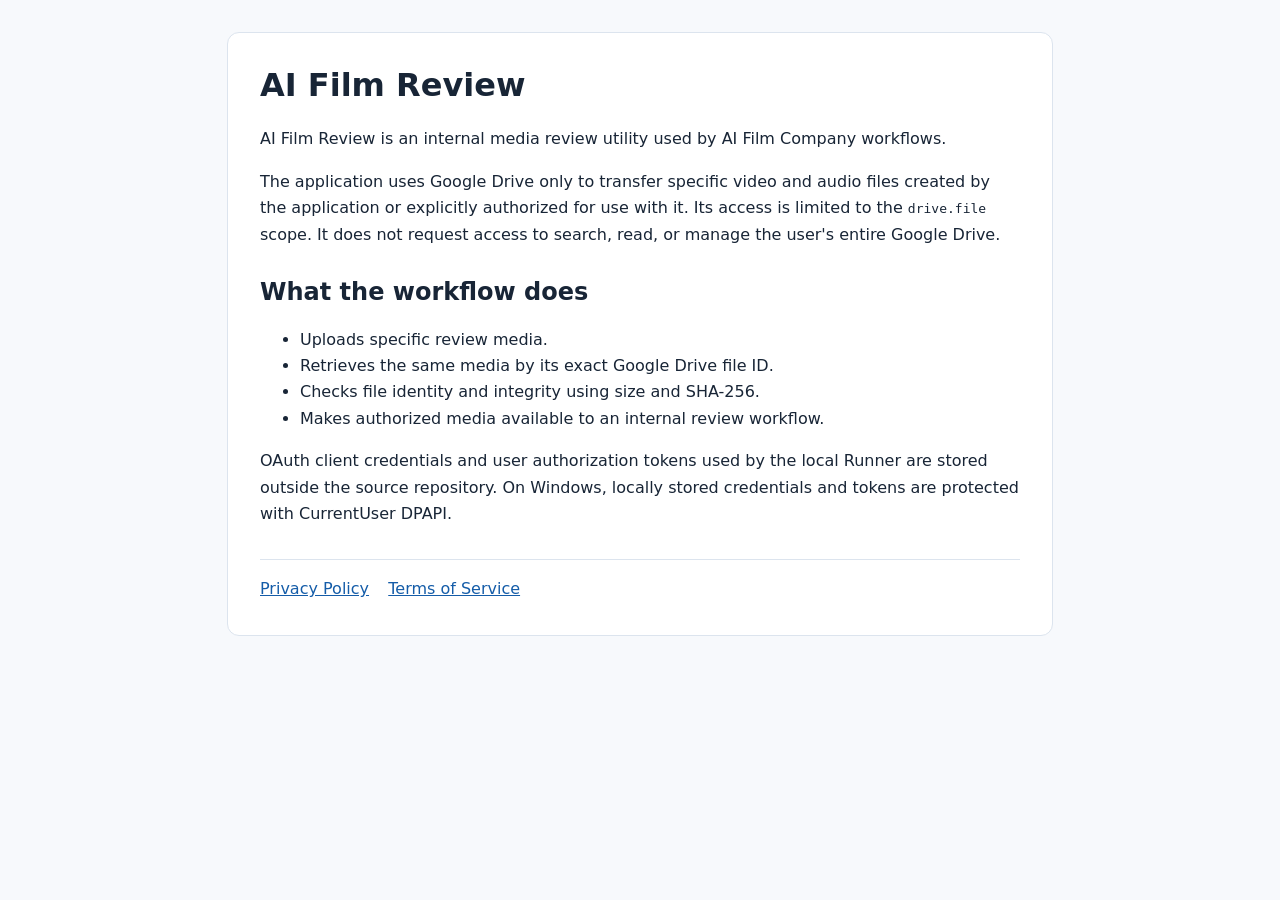
<file: index.html>
<!doctype html>
<html lang="en">
<head>
  <meta charset="utf-8">
  <meta name="viewport" content="width=device-width, initial-scale=1">
  <title>AI Film Review</title>
  <link rel="stylesheet" href="style.css">
</head>
<body>
  <main>
    <h1>AI Film Review</h1>
    <p>AI Film Review is an internal media review utility used by AI Film Company workflows.</p>
    <p>The application uses Google Drive only to transfer specific video and audio files created by the application or explicitly authorized for use with it. Its access is limited to the <code>drive.file</code> scope. It does not request access to search, read, or manage the user's entire Google Drive.</p>
    <h2>What the workflow does</h2>
    <ul>
      <li>Uploads specific review media.</li>
      <li>Retrieves the same media by its exact Google Drive file ID.</li>
      <li>Checks file identity and integrity using size and SHA-256.</li>
      <li>Makes authorized media available to an internal review workflow.</li>
    </ul>
    <p>OAuth client credentials and user authorization tokens used by the local Runner are stored outside the source repository. On Windows, locally stored credentials and tokens are protected with CurrentUser DPAPI.</p>
    <nav aria-label="Legal information">
      <a href="privacy.html">Privacy Policy</a>
      <a href="terms.html">Terms of Service</a>
    </nav>
  </main>
</body>
</html>
</file>
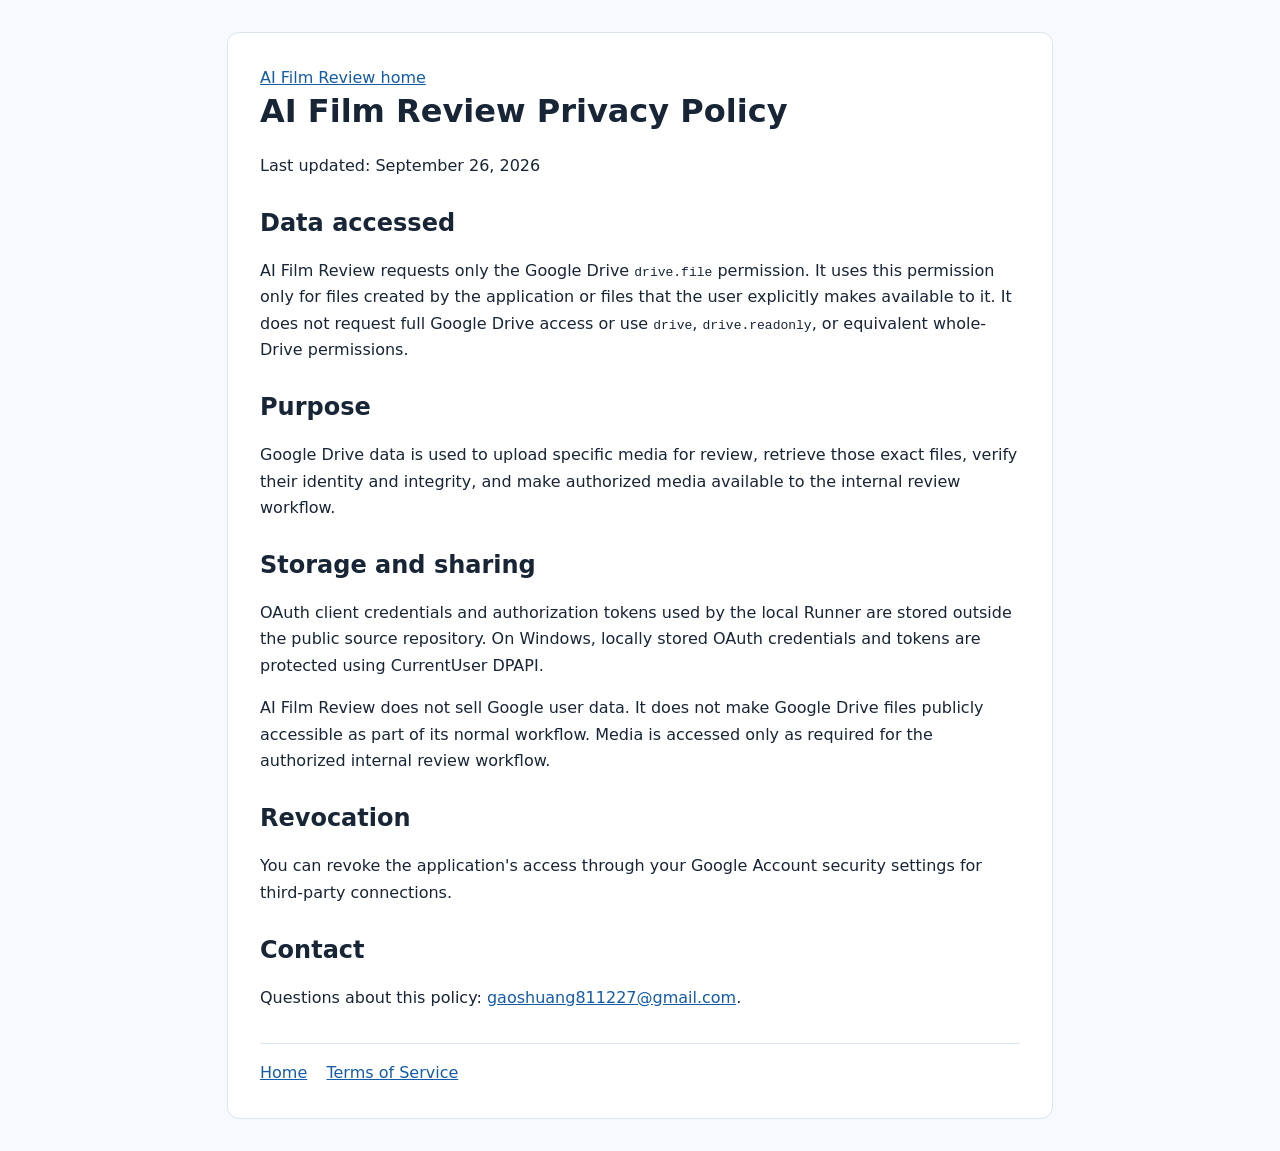
<file: privacy.html>
<!doctype html>
<html lang="en">
<head>
  <meta charset="utf-8">
  <meta name="viewport" content="width=device-width, initial-scale=1">
  <title>AI Film Review Privacy Policy</title>
  <link rel="stylesheet" href="style.css">
</head>
<body>
  <main>
    <a href="index.html">AI Film Review home</a>
    <h1>AI Film Review Privacy Policy</h1>
    <p>Last updated: September 26, 2026</p>
    <h2>Data accessed</h2>
    <p>AI Film Review requests only the Google Drive <code>drive.file</code> permission. It uses this permission only for files created by the application or files that the user explicitly makes available to it. It does not request full Google Drive access or use <code>drive</code>, <code>drive.readonly</code>, or equivalent whole-Drive permissions.</p>
    <h2>Purpose</h2>
    <p>Google Drive data is used to upload specific media for review, retrieve those exact files, verify their identity and integrity, and make authorized media available to the internal review workflow.</p>
    <h2>Storage and sharing</h2>
    <p>OAuth client credentials and authorization tokens used by the local Runner are stored outside the public source repository. On Windows, locally stored OAuth credentials and tokens are protected using CurrentUser DPAPI.</p>
    <p>AI Film Review does not sell Google user data. It does not make Google Drive files publicly accessible as part of its normal workflow. Media is accessed only as required for the authorized internal review workflow.</p>
    <h2>Revocation</h2>
    <p>You can revoke the application's access through your Google Account security settings for third-party connections.</p>
    <h2>Contact</h2>
    <p>Questions about this policy: <a href="mailto:gaoshuang811227@gmail.com">gaoshuang811227@gmail.com</a>.</p>
    <nav aria-label="Legal information">
      <a href="index.html">Home</a>
      <a href="terms.html">Terms of Service</a>
    </nav>
  </main>
</body>
</html>
</file>
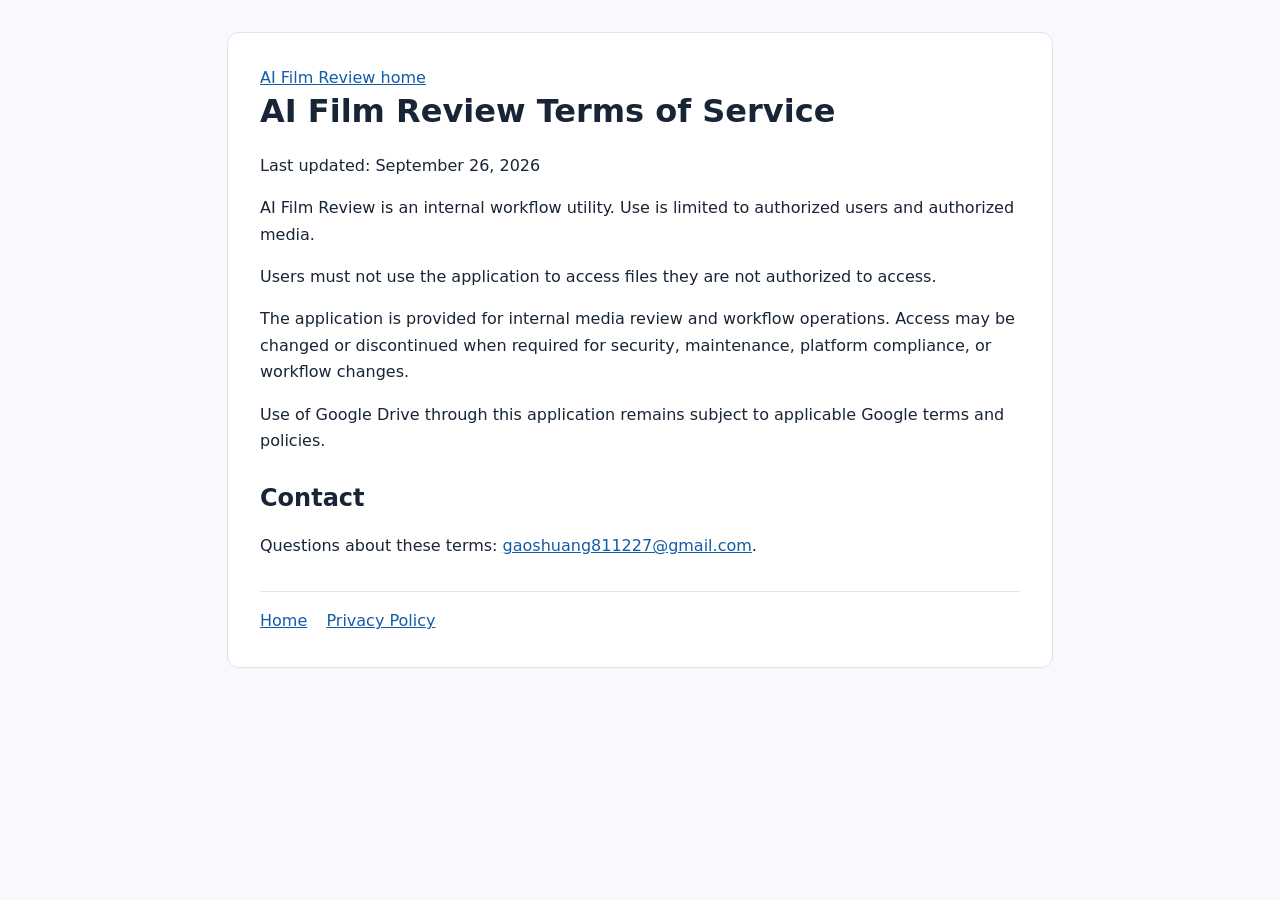
<file: terms.html>
<!doctype html>
<html lang="en">
<head>
  <meta charset="utf-8">
  <meta name="viewport" content="width=device-width, initial-scale=1">
  <title>AI Film Review Terms of Service</title>
  <link rel="stylesheet" href="style.css">
</head>
<body>
  <main>
    <a href="index.html">AI Film Review home</a>
    <h1>AI Film Review Terms of Service</h1>
    <p>Last updated: September 26, 2026</p>
    <p>AI Film Review is an internal workflow utility. Use is limited to authorized users and authorized media.</p>
    <p>Users must not use the application to access files they are not authorized to access.</p>
    <p>The application is provided for internal media review and workflow operations. Access may be changed or discontinued when required for security, maintenance, platform compliance, or workflow changes.</p>
    <p>Use of Google Drive through this application remains subject to applicable Google terms and policies.</p>
    <h2>Contact</h2>
    <p>Questions about these terms: <a href="mailto:gaoshuang811227@gmail.com">gaoshuang811227@gmail.com</a>.</p>
    <nav aria-label="Legal information">
      <a href="index.html">Home</a>
      <a href="privacy.html">Privacy Policy</a>
    </nav>
  </main>
</body>
</html>
</file>
<file: style.css>
:root { color-scheme: light; font-family: system-ui, sans-serif; line-height: 1.65; }
body { margin: 0; color: #182536; background: #f7f9fc; }
main { max-width: 760px; margin: 2rem auto; padding: 2rem; background: white; border: 1px solid #dce4ee; border-radius: 12px; }
h1, h2 { line-height: 1.25; }
h1 { margin-top: 0; }
h2 { margin-top: 1.8rem; }
a { color: #145ca8; }
nav { display: flex; gap: 1.2rem; margin-top: 2rem; padding-top: 1rem; border-top: 1px solid #dce4ee; }
@media (max-width: 800px) { main { margin: 0; padding: 1.5rem; border: 0; border-radius: 0; } }
</file>
